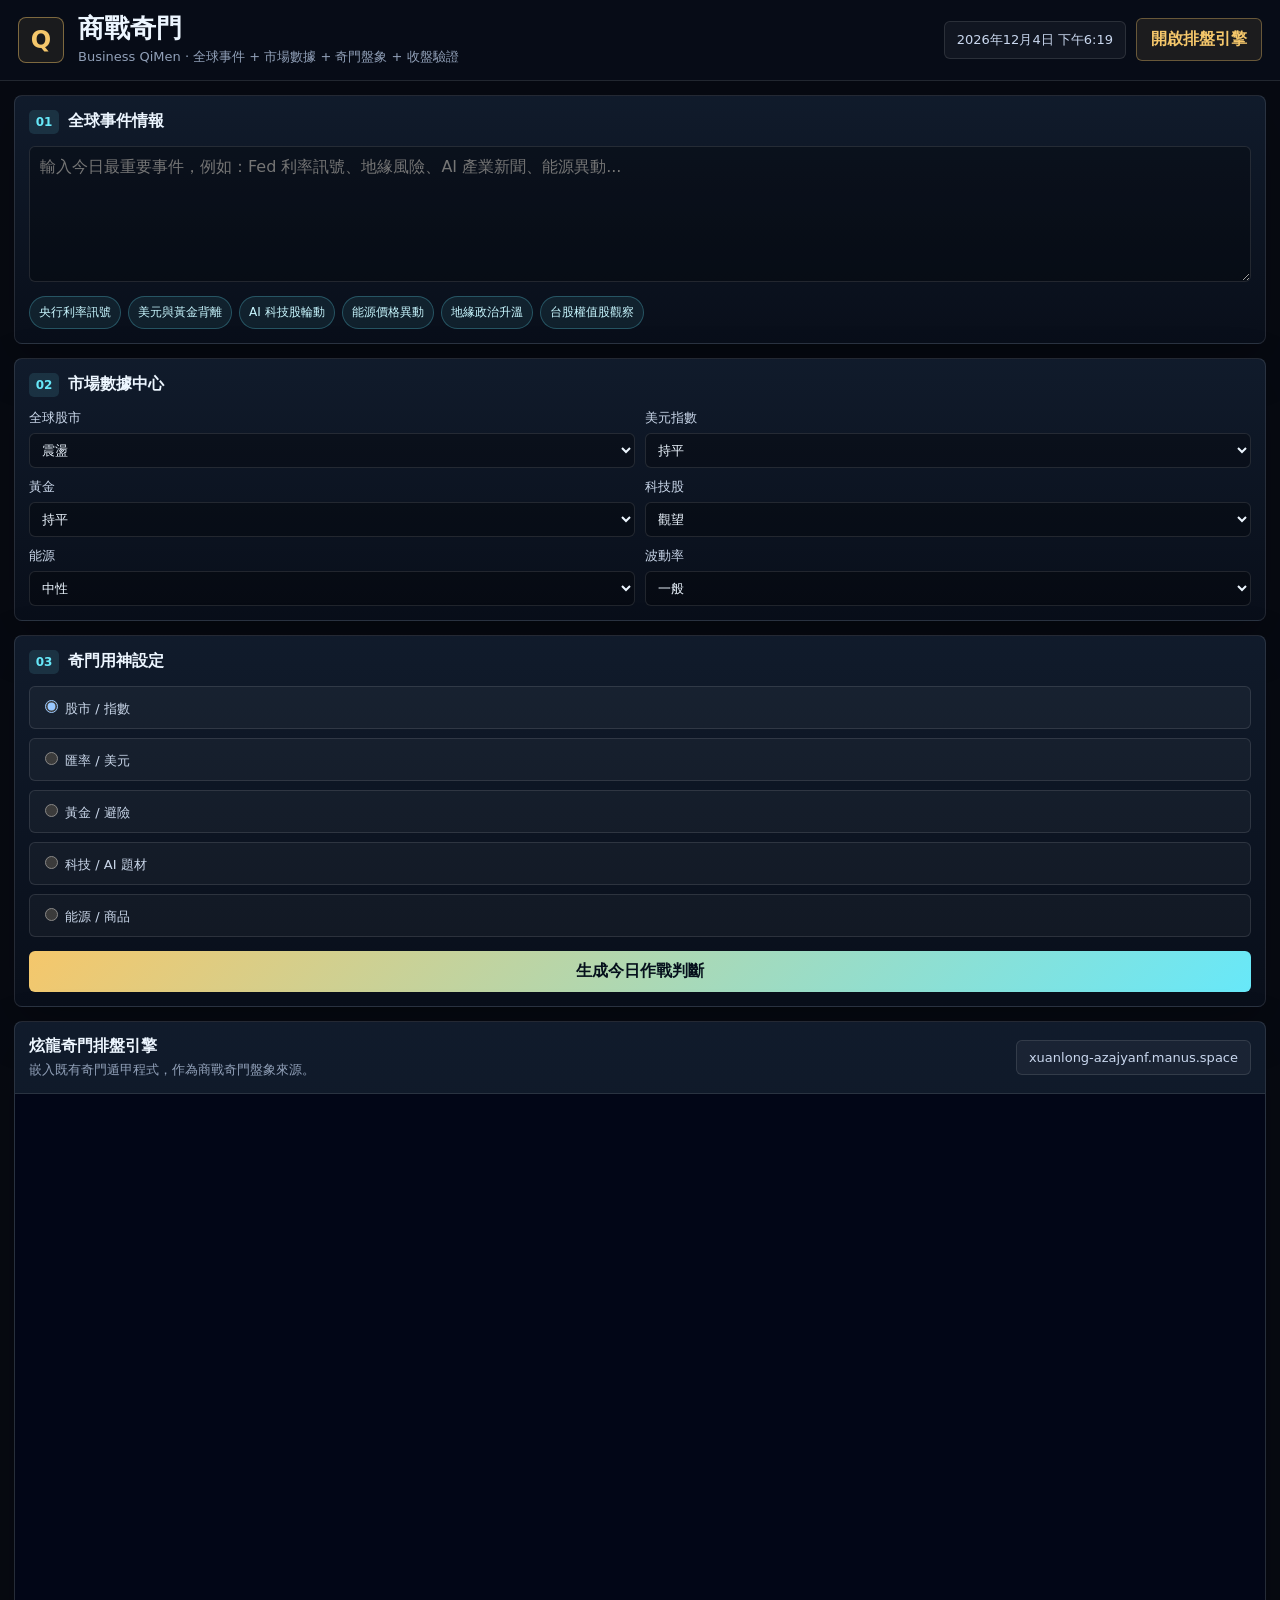
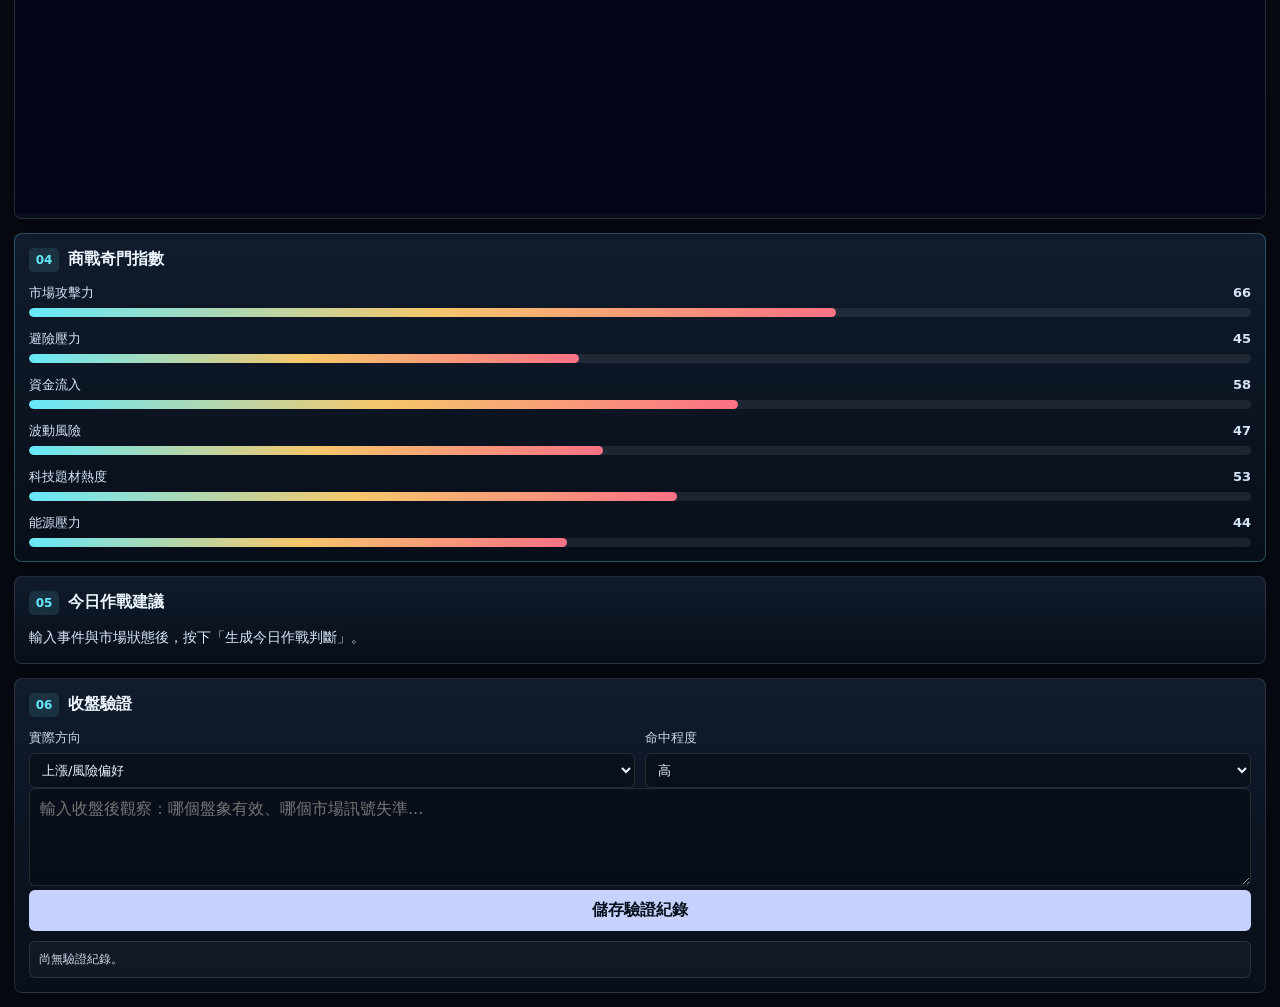
<file: business-qimen/index.html>
<!doctype html>
<html lang="zh-Hant">
  <head>
    <meta charset="utf-8" />
    <meta name="viewport" content="width=device-width, initial-scale=1" />
    <title>商戰奇門 Business QiMen</title>
    <link rel="stylesheet" href="./styles.css" />
  </head>
  <body>
    <header class="topbar">
      <div class="brand">
        <div class="brand-mark">Q</div>
        <div>
          <h1>商戰奇門</h1>
          <p>Business QiMen · 全球事件 + 市場數據 + 奇門盤象 + 收盤驗證</p>
        </div>
      </div>
      <div class="top-actions">
        <div class="status-pill" id="clock">--</div>
        <button class="ghost-btn" id="openEngine" type="button">開啟排盤引擎</button>
      </div>
    </header>

    <main class="workspace">
      <aside class="rail">
        <section class="panel">
          <div class="panel-title">
            <span>01</span>
            <h2>全球事件情報</h2>
          </div>
          <textarea id="eventInput" rows="6" placeholder="輸入今日最重要事件，例如：Fed 利率訊號、地緣風險、AI 產業新聞、能源異動..."></textarea>
          <div class="quick-row" id="eventChips"></div>
        </section>

        <section class="panel">
          <div class="panel-title">
            <span>02</span>
            <h2>市場數據中心</h2>
          </div>
          <div class="metric-grid">
            <label>全球股市<select id="equityTone"><option value="1">偏強</option><option value="0" selected>震盪</option><option value="-1">偏弱</option></select></label>
            <label>美元指數<select id="dollarTone"><option value="1">走強</option><option value="0" selected>持平</option><option value="-1">走弱</option></select></label>
            <label>黃金<select id="goldTone"><option value="1">走強</option><option value="0" selected>持平</option><option value="-1">走弱</option></select></label>
            <label>科技股<select id="techTone"><option value="1">偏強</option><option value="0" selected>觀望</option><option value="-1">偏弱</option></select></label>
            <label>能源<select id="energyTone"><option value="1">壓力升</option><option value="0" selected>中性</option><option value="-1">壓力降</option></select></label>
            <label>波動率<select id="volTone"><option value="1">升高</option><option value="0" selected>一般</option><option value="-1">降低</option></select></label>
          </div>
        </section>

        <section class="panel">
          <div class="panel-title">
            <span>03</span>
            <h2>奇門用神設定</h2>
          </div>
          <div class="mode-list">
            <label><input type="radio" name="theme" value="equity" checked /> 股市 / 指數</label>
            <label><input type="radio" name="theme" value="fx" /> 匯率 / 美元</label>
            <label><input type="radio" name="theme" value="gold" /> 黃金 / 避險</label>
            <label><input type="radio" name="theme" value="tech" /> 科技 / AI 題材</label>
            <label><input type="radio" name="theme" value="energy" /> 能源 / 商品</label>
          </div>
          <button class="primary-btn" id="generateBrief" type="button">生成今日作戰判斷</button>
        </section>
      </aside>

      <section class="engine-panel">
        <div class="engine-head">
          <div>
            <h2>炫龍奇門排盤引擎</h2>
            <p>嵌入既有奇門遁甲程式，作為商戰奇門盤象來源。</p>
          </div>
          <div class="engine-url">xuanlong-azajyanf.manus.space</div>
        </div>
        <iframe id="qimenFrame" src="https://xuanlong-azajyanf.manus.space/" title="炫龍奇門遁甲排盤引擎" allow="clipboard-write"></iframe>
      </section>

      <aside class="rail">
        <section class="panel highlight">
          <div class="panel-title">
            <span>04</span>
            <h2>商戰奇門指數</h2>
          </div>
          <div id="scoreList" class="score-list"></div>
        </section>

        <section class="panel">
          <div class="panel-title">
            <span>05</span>
            <h2>今日作戰建議</h2>
          </div>
          <div class="brief" id="briefOutput">
            <p>輸入事件與市場狀態後，按下「生成今日作戰判斷」。</p>
          </div>
        </section>

        <section class="panel">
          <div class="panel-title">
            <span>06</span>
            <h2>收盤驗證</h2>
          </div>
          <div class="verify-grid">
            <label>實際方向<select id="actualDirection"><option value="up">上漲/風險偏好</option><option value="flat">震盪</option><option value="down">下跌/避險</option></select></label>
            <label>命中程度<select id="hitLevel"><option value="2">高</option><option value="1">中</option><option value="0">低</option></select></label>
          </div>
          <textarea id="reviewNote" rows="4" placeholder="輸入收盤後觀察：哪個盤象有效、哪個市場訊號失準..."></textarea>
          <button class="secondary-btn" id="saveReview" type="button">儲存驗證紀錄</button>
          <div id="reviewHistory" class="history"></div>
        </section>
      </aside>
    </main>

    <script src="./app.js"></script>
  </body>
</html>
</file>
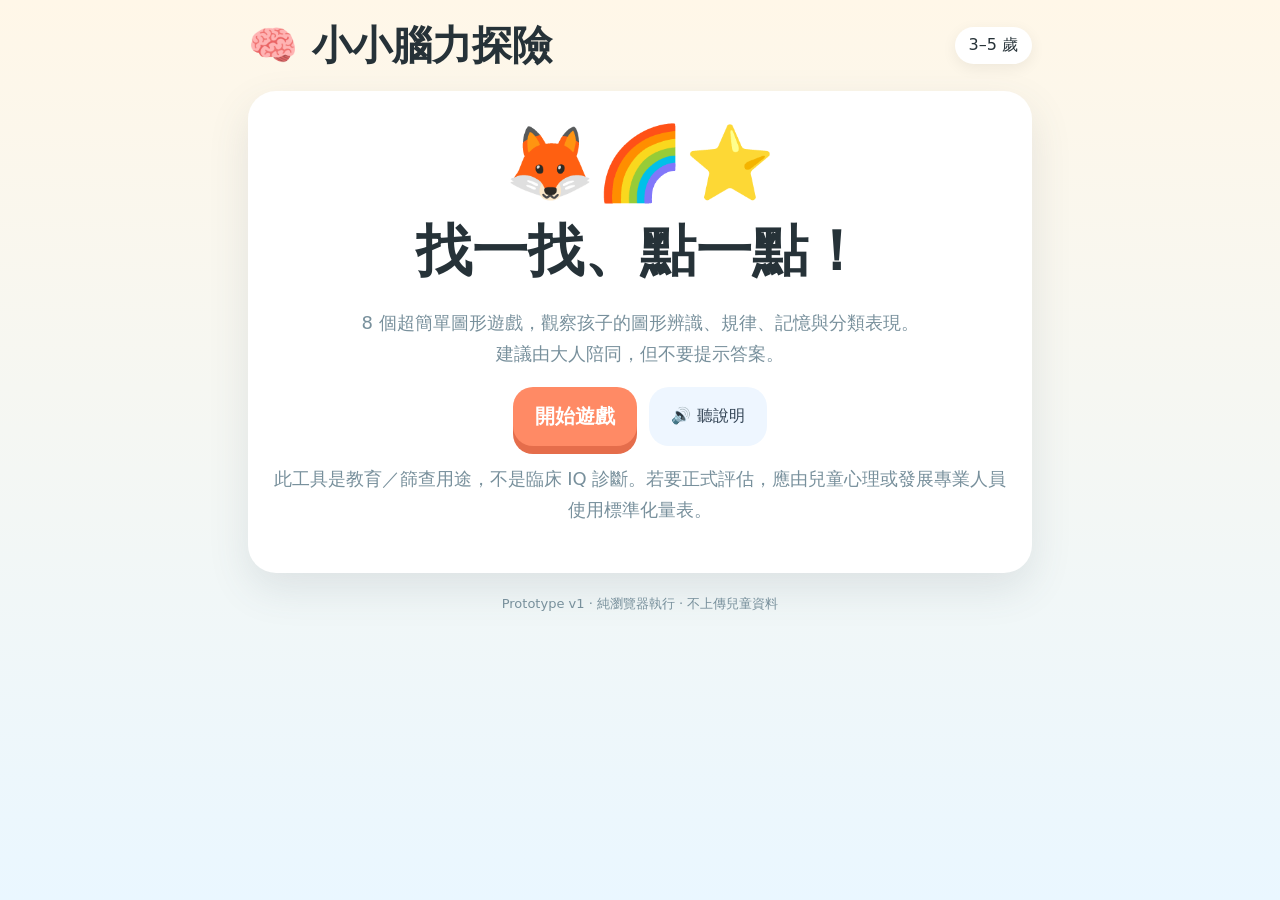
<file: kids-cognitive-test/index.html>
<!doctype html>
<html lang="zh-Hant">
<head>
<meta charset="utf-8" />
<meta name="viewport" content="width=device-width,initial-scale=1,maximum-scale=1,user-scalable=no" />
<title>小小腦力探險</title>
<meta name="theme-color" content="#ff8a65">
<meta name="mobile-web-app-capable" content="yes">
<meta name="apple-mobile-web-app-capable" content="yes">
<meta name="apple-mobile-web-app-status-bar-style" content="default">
<meta name="apple-mobile-web-app-title" content="小小腦力探險">
<link rel="manifest" href="manifest.webmanifest">
<link rel="apple-touch-icon" href="icon.svg">
<style>
:root{--bg:#fff7e8;--card:#ffffff;--ink:#263238;--accent:#ff8a65;--accent2:#64b5f6;--good:#66bb6a;--muted:#78909c}
*{box-sizing:border-box}body{margin:0;font-family:system-ui,-apple-system,"Noto Sans TC",sans-serif;background:linear-gradient(#fff7e8,#eaf7ff);color:var(--ink);min-height:100vh}
.app{width:min(100%,820px);margin:auto;padding:clamp(12px,3vw,18px);padding-left:max(clamp(12px,3vw,18px),env(safe-area-inset-left));padding-right:max(clamp(12px,3vw,18px),env(safe-area-inset-right));padding-bottom:max(18px,env(safe-area-inset-bottom))}.top{display:flex;justify-content:space-between;align-items:center;gap:12px}.brand{font-weight:900;font-size:clamp(24px,5vw,40px)}.pill{background:#fff;border-radius:999px;padding:8px 14px;box-shadow:0 4px 15px #0001}
.card{background:var(--card);border-radius:28px;padding:24px;box-shadow:0 16px 40px #455a6420;margin-top:18px}.hero{text-align:center;padding:30px 18px}.hero .emoji{font-size:72px}.hero h1{font-size:clamp(30px,7vw,56px);margin:8px}.hero p{font-size:18px;color:var(--muted);line-height:1.7}
button{font:inherit;border:0;border-radius:20px;padding:16px 22px;cursor:pointer;min-height:58px}.primary{background:var(--accent);color:#fff;font-weight:900;font-size:20px;box-shadow:0 8px 0 #e56d4b}.secondary{background:#eef6ff;color:#345}.row{display:flex;gap:12px;flex-wrap:wrap;justify-content:center}.progress{height:14px;background:#edf2f4;border-radius:999px;overflow:hidden;margin:16px 0}.bar{height:100%;background:var(--accent2);width:0;transition:.3s}
.prompt{text-align:center;font-size:clamp(24px,5vw,36px);font-weight:900;margin:8px 0 20px}.choices{display:grid;grid-template-columns:repeat(2,minmax(0,1fr));gap:16px}.choice{background:#fff;border:4px solid #e8eef2;border-radius:24px;min-height:160px;display:flex;align-items:center;justify-content:center;transition:.12s}.choice:active{transform:scale(.98)}.choice svg{width:110px;height:110px}.choice .big{font-size:88px}
.feedback{text-align:center;font-size:24px;font-weight:900;min-height:36px;margin-top:12px}.hidden{display:none!important}.result-grid{display:grid;grid-template-columns:repeat(2,1fr);gap:12px}.metric{background:#f7fafc;border-radius:20px;padding:16px}.metric b{font-size:28px}.note{font-size:14px;line-height:1.6;color:#607d8b}.footer{text-align:center;color:#78909c;font-size:13px;padding:22px}
@media(max-width:560px){
  .top{align-items:flex-start}.pill{font-size:13px}
  .choices{grid-template-columns:repeat(2,minmax(0,1fr));gap:10px}
  .choice{min-height:118px;padding:10px}.choice svg{width:82px;height:82px}
  .choice .big{font-size:64px}.card{padding:14px;border-radius:22px}
  .hero{padding:22px 10px}.hero .emoji{font-size:58px}
  button{min-height:54px;padding:13px 16px}
}
@media(max-width:380px){
  .brand{font-size:22px}.choice{min-height:104px}.choice svg{width:72px;height:72px}
  .prompt{font-size:23px}.result-grid{grid-template-columns:1fr}
}
@media(min-width:900px){
  .app{max-width:1100px}.choices{grid-template-columns:repeat(4,minmax(0,1fr))}
  .choice{min-height:170px}
}
@media(orientation:landscape) and (max-height:560px){
  .hero .emoji{font-size:44px}.card{margin-top:10px}.prompt{margin-bottom:10px}
  .choice{min-height:96px}.choice svg{width:70px;height:70px}
}
</style>
</head>
<body>
<div class="app">
  <div class="top"><div class="brand">🧠 小小腦力探險</div><div class="pill" id="agePill">3–5 歲</div></div>
  <section id="start" class="card hero">
    <div class="emoji">🦊🌈⭐</div><h1>找一找、點一點！</h1>
    <p>8 個超簡單圖形遊戲，觀察孩子的圖形辨識、規律、記憶與分類表現。<br>建議由大人陪同，但不要提示答案。</p>
    <div class="row">
      <button class="primary" onclick="begin()">開始遊戲</button>
      <button class="secondary" onclick="speak('準備好了嗎？找一找，點一點！')">🔊 聽說明</button>
      <button class="secondary hidden" id="installBtn">📲 安裝到裝置</button>
    </div>
    <p class="note">此工具是教育／篩查用途，不是臨床 IQ 診斷。若要正式評估，應由兒童心理或發展專業人員使用標準化量表。</p>
  </section>

  <section id="game" class="card hidden">
    <div class="progress"><div class="bar" id="bar"></div></div>
    <div class="prompt" id="prompt"></div>
    <div class="choices" id="choices"></div>
    <div class="feedback" id="feedback"></div>
    <div class="row"><button class="secondary" onclick="speak(document.getElementById('prompt').innerText)">🔊 再聽一次</button></div>
  </section>

  <section id="result" class="card hidden">
    <div class="hero"><div class="emoji">🏆🧸</div><h1>完成了！</h1><p>以下是這次遊戲的表現摘要。</p></div>
    <div class="result-grid" id="metrics"></div>
    <div class="card" style="box-shadow:none;background:#fff9e6"><b>給家長的解讀</b><p id="interpretation"></p><p class="note">請把結果當作一次遊戲觀察，不要單獨用它判定孩子的「智商高低」。幼兒表現會受睡眠、語言理解、情緒、熟悉度與操作能力影響。</p></div>
    <div class="row"><button class="primary" onclick="location.reload()">再玩一次</button></div>
  </section>
  <div class="footer">Prototype v1 · 純瀏覽器執行 · 不上傳兒童資料</div>
</div>
<script>
const svg={
 circle:(c='#64b5f6')=>`<svg viewBox="0 0 100 100"><circle cx="50" cy="50" r="34" fill="${c}"/></svg>`,
 square:(c='#ffb74d')=>`<svg viewBox="0 0 100 100"><rect x="18" y="18" width="64" height="64" rx="8" fill="${c}"/></svg>`,
 triangle:(c='#81c784')=>`<svg viewBox="0 0 100 100"><polygon points="50,12 88,82 12,82" fill="${c}"/></svg>`,
 star:(c='#ffd54f')=>`<svg viewBox="0 0 100 100"><polygon points="50,8 61,37 92,38 67,57 76,88 50,70 24,88 33,57 8,38 39,37" fill="${c}"/></svg>`
};
const qs=[
 {d:'辨識',p:'哪一個是圓形？',a:0,c:[svg.circle(),svg.square(),svg.triangle(),svg.star()]},
 {d:'分類',p:'哪一個跟其他的不一樣？',a:3,c:[svg.circle('#64b5f6'),svg.circle('#ff8a65'),svg.circle('#81c784'),svg.square('#64b5f6')]},
 {d:'規律',p:'藍、黃、藍、黃，下一個是？',a:0,c:[svg.circle('#64b5f6'),svg.circle('#ffd54f'),svg.square('#64b5f6'),svg.triangle('#ffd54f')]},
 {d:'大小',p:'哪一個最大？',a:2,c:[`<div class="big" style="font-size:46px">●</div>`,`<div class="big" style="font-size:64px">●</div>`,`<div class="big" style="font-size:96px">●</div>`,`<div class="big" style="font-size:34px">●</div>`]},
 {d:'配對',p:'找出一樣的星星。',a:1,c:[svg.triangle(),svg.star(),svg.square(),svg.circle()]},
 {d:'方向',p:'哪一個箭頭往上？',a:2,c:['<div class="big">➡️</div>','<div class="big">⬇️</div>','<div class="big">⬆️</div>','<div class="big">⬅️</div>']},
 {d:'數量',p:'哪一格有 3 個圓？',a:1,c:['<div class="big">●●</div>','<div class="big" style="font-size:52px">●●●</div>','<div class="big" style="font-size:44px">●●●●</div>','<div class="big">●</div>']},
 {d:'規律',p:'圓、方、圓、方，下一個是？',a:0,c:[svg.circle(),svg.square(),svg.triangle(),svg.star()]}
];
let i=0,score=0,byDomain={},locked=false,t0=0,totalMs=0;
function begin(){document.getElementById('start').classList.add('hidden');document.getElementById('game').classList.remove('hidden');render();}
function render(){locked=false;t0=Date.now();const q=qs[i];document.getElementById('bar').style.width=((i)/qs.length*100)+'%';document.getElementById('prompt').innerText=q.p;document.getElementById('feedback').innerText='';const box=document.getElementById('choices');box.innerHTML='';q.c.forEach((x,n)=>{const b=document.createElement('button');b.className='choice';b.innerHTML=x;b.setAttribute('aria-label','選項 '+(n+1));b.onclick=()=>answer(n,b);box.appendChild(b)});}
function answer(n,b){if(locked)return;locked=true;const q=qs[i];const ok=n===q.a;totalMs+=Date.now()-t0;byDomain[q.d]=byDomain[q.d]||{right:0,total:0};byDomain[q.d].total++;if(ok){score++;byDomain[q.d].right++;document.getElementById('feedback').innerText='答對了！⭐';b.style.borderColor='#66bb6a'}else{document.getElementById('feedback').innerText='很好，我們看下一題 🌈';b.style.borderColor='#ffcc80'}setTimeout(()=>{i++;i<qs.length?render():finish()},700)}
function finish(){document.getElementById('bar').style.width='100%';document.getElementById('game').classList.add('hidden');document.getElementById('result').classList.remove('hidden');let html=`<div class="metric"><div>整體答對</div><b>${score}/${qs.length}</b></div><div class="metric"><div>平均反應</div><b>${(totalMs/qs.length/1000).toFixed(1)} 秒</b></div>`;Object.entries(byDomain).forEach(([k,v])=>html+=`<div class="metric"><div>${k}</div><b>${v.right}/${v.total}</b></div>`);document.getElementById('metrics').innerHTML=html;let text=score>=7?'這次在簡單圖形辨識與規律任務中表現穩定。可以逐步增加記憶與規則變化。':score>=4?'目前能完成部分圖形任務。建議以遊戲方式重複練習，並觀察不同日子的穩定度。':'這次可能受到疲累、陌生、語言理解或操作方式影響。建議改天在放鬆狀態再玩一次，不要依一次結果下結論。';document.getElementById('interpretation').innerText=text;}
function speak(t){if(!('speechSynthesis' in window))return;const u=new SpeechSynthesisUtterance(t);u.lang='zh-TW';u.rate=.85;speechSynthesis.cancel();speechSynthesis.speak(u)}

let deferredInstallPrompt=null;
window.addEventListener('beforeinstallprompt',(e)=>{
  e.preventDefault();
  deferredInstallPrompt=e;
  document.getElementById('installBtn')?.classList.remove('hidden');
});
document.getElementById('installBtn')?.addEventListener('click',async()=>{
  if(!deferredInstallPrompt)return;
  deferredInstallPrompt.prompt();
  await deferredInstallPrompt.userChoice;
  deferredInstallPrompt=null;
  document.getElementById('installBtn')?.classList.add('hidden');
});
window.addEventListener('appinstalled',()=>{
  document.getElementById('installBtn')?.classList.add('hidden');
});
if('serviceWorker' in navigator){
  window.addEventListener('load',()=>navigator.serviceWorker.register('./sw.js'));
}
</script>
</body></html>
</file>
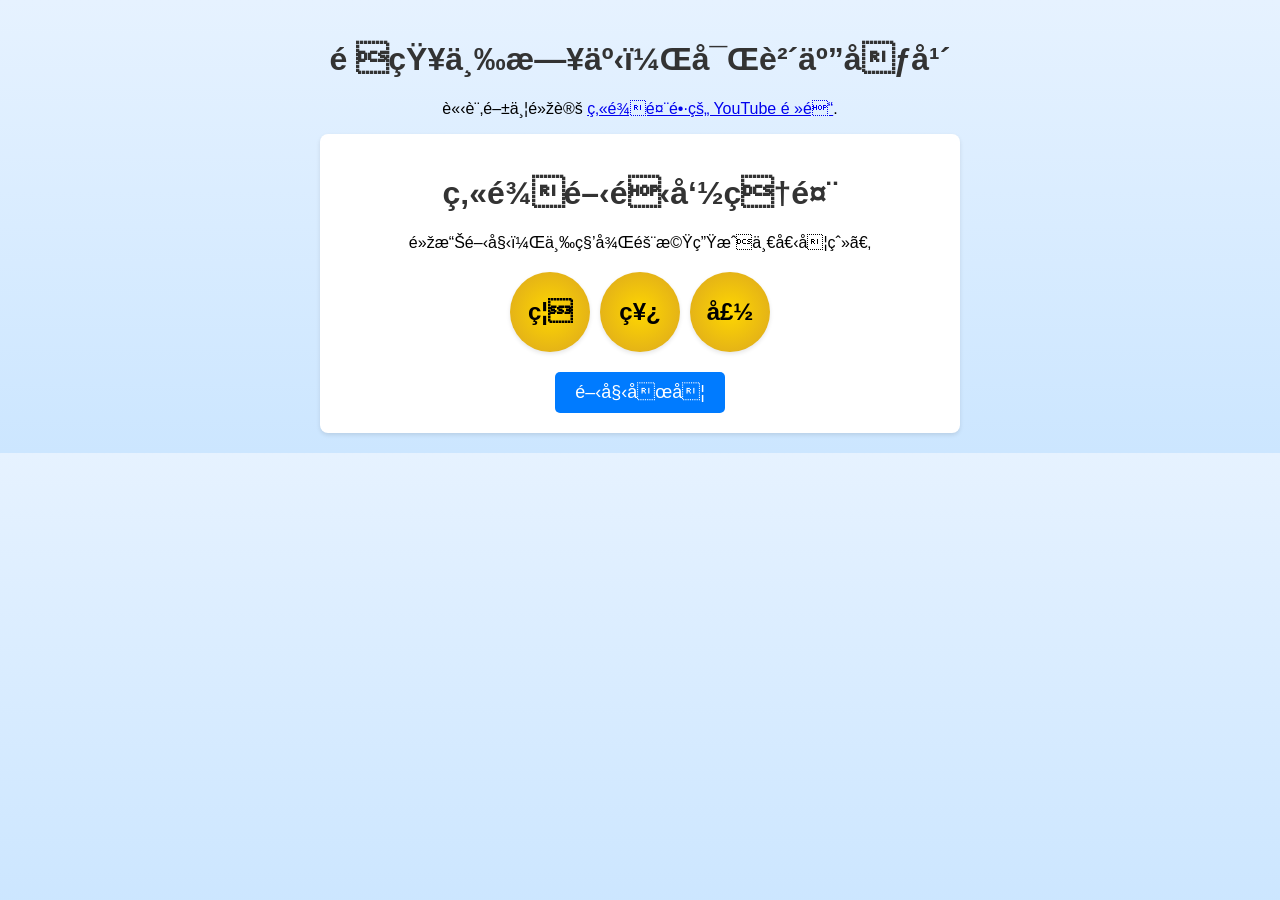
<file: 64gwa.html>
<!DOCTYPE html>
<html>
<head>
<title>我的第一個HTML程式</title>
</head>
<body>

<h1>預知三日事，富貴五千年</h1>

<p>請訂閱並點讚 <a href="https://www.youtube.com/@jotenmaster" target="_blank">炫龍館長的 YouTube 頻道</a>.</p>

</body>
</html>
<style>
    body {
        background: linear-gradient(to bottom, #e6f2ff, #cce6ff); /* 從上到下漸變 */
        /* 或其他漸變方向，例如：to right, to bottom right 等 */
    }

<!DOCTYPE html>
<html lang="zh-Hant">
<head>
    <meta charset="UTF-8">
    <meta name="viewport" content="width=device-width, initial-scale=1.0">
    <title>炫龍開運命理館</title>
    <style>
        /* ... (保留原有樣式) ... */

        body {
            font-family: "Noto Sans TC", "Microsoft JhengHei", Arial, sans-serif; /* 使用更現代的字體 */
            background-color: #f0f0f0; /* 調整背景顏色 */
        }

        .container {
            max-width: 80%; /* 改為響應式寬度 */
            box-shadow: 0 4px 8px rgba(0, 0, 0, 0.2); /* 更明顯的陰影 */
        }

        h1 {
            font-size: 2em;
        }

        .coin {
            background: radial-gradient(circle, #ffd700, #daa520); /* 使用漸層金色 */
            font-size: 3em; /* 加大字體 */
        }

        .coin:hover {
            transform: scale(1.2) rotate(360deg); /* 新增旋轉動畫 */
        }

        .generate-btn {
            background-color: #4CAF50; /* 調整按鈕顏色 */
            font-size: 1.2em;
            padding: 15px 30px;
        }

        .generate-btn:hover {
            background-color: #45a049; /* 按鈕懸浮顏色 */
        }

        .result-box {
            font-size: 1.2em; /* 加大結果文字 */
        }
    </style>
</head>
<body>
    <!-- ... (其餘程式碼不變) ... -->
</body>
</html>
<!DOCTYPE html>
<html lang="zh-Hant">
<head>
    <meta charset="UTF-8">
    <meta name="viewport" content="width=device-width, initial-scale=1.0">
    <title>六十四卦抽簽</title>
    <style>
        body {
            font-family: "Microsoft JhengHei", Arial, sans-serif;
            margin: 0;
            padding: 20px;
            text-align: center;
            background-color: #f5f5f5;
        }

        .container {
            max-width: 600px;
            margin: 0 auto;
            background-color: white;
            padding: 20px;
            border-radius: 8px;
            box-shadow: 0 2px 4px rgba(0, 0, 0, 0.1);
        }

        h1 {
            color: #333;
        }

        .coins {
            display: flex;
            justify-content: center;
            gap: 10px;
            margin: 20px 0;
        }

        .coin {
            width: 80px;
            height: 80px;
            background-color: gold;
            border-radius: 50%;
            display: flex;
            align-items: center;
            justify-content: center;
            font-size: 24px;
            font-weight: bold;
            cursor: pointer;
            box-shadow: 0 2px 4px rgba(0, 0, 0, 0.1);
            transition: transform 0.2s ease;
        }

        .coin:hover {
            transform: scale(1.1);
        }

        .result {
            margin-top: 30px;
            font-size: 20px;
        }

        .generate-btn {
            padding: 10px 20px;
            background-color: #007bff;
            color: white;
            border: none;
            border-radius: 5px;
            font-size: 18px;
            cursor: pointer;
            transition: background-color 0.3s;
        }

        .generate-btn:hover {
            background-color: #0056b3;
        }

        .result-box {
            margin-top: 20px;
            background-color: #f9f9f9;
            padding: 20px;
            border-radius: 8px;
            box-shadow: 0 2px 4px rgba(0, 0, 0, 0.1);
        }

        .hidden {
            display: none;
        }
    </style>
</head>
<body>
    <div class="container">
        <h1>炫龍開運命理館</h1>
        <p>點擊開始，三秒後隨機生成一個卦爻。</p>

        <!-- 三枚五帝錢 -->
        <div class="coins">
            <div class="coin">福</div>
            <div class="coin">祿</div>
            <div class="coin">壽</div>
        </div>

        <!-- 啟動按鈕 -->
        <button class="generate-btn" id="startButton">開始卜卦</button>

        <!-- 抽簽結果 -->
        <div class="result-box hidden" id="resultBox">
            <p class="result" id="resultText">卦爻結果出現中...</p>
        </div>
    </div>

    <script>
        const guaData = [
            { name: "乾", symbol: "☰☰", meaning: "天行健，君子以自強不息" },
    { name: "坤", symbol: "☷☷", meaning: "地勢坤，君子以厚德載物" },
    { name: "屯", symbol: "☳☵", meaning: "雲雷屯，君子以經綸" },
    { name: "蒙", symbol: "☵☶", meaning: "山下有泉，蒙以養正，聖人以此教育" },
    { name: "需", symbol: "☰☵", meaning: "天降水，君子以飲食宴樂，以務安心" },
    { name: "訟", symbol: "☵☰", meaning: "天與水違，君子以作事謀始" },
    { name: "師", symbol: "☷☵", meaning: "地中有水，君子以容民畜眾" },
    { name: "比", symbol: "☷☷", meaning: "比之以誠，君子以進取結合" },
    { name: "小畜", symbol: "☰☴", meaning: "風行天上，君子以懿文德" },
    { name: "履", symbol: "☰☱", meaning: "履虎尾，不咥人，君子以辨上下" },
    { name: "泰", symbol: "☷☰", meaning: "天地交泰，君子以通其德" },
    { name: "否", symbol: "☰☷", meaning: "天地不交，君子以戒慎小事" },
    { name: "同人", symbol: "☰☲", meaning: "火在天上，君子以行類集群" },
    { name: "大有", symbol: "☰☷", meaning: "火在天上，君子以文明德行" },
    { name: "謙", symbol: "☷☶", meaning: "山中有水，謙以自守，君子以辭讓" },
    { name: "豫", symbol: "☷☱", meaning: "雷出於地，群眾和樂，君子以公告慎行" },
    { name: "隨", symbol: "☱☷", meaning: "澤中有雷，君子以時行選擇" },
    { name: "蠱", symbol: "☷☴", meaning: "風行山上，先破後立，君子以果斷攘除" },
    { name: "臨", symbol: "☷☱", meaning: "澤上有地，君子以教養育人" },
    { name: "觀", symbol: "☴☷", meaning: "風行地上，君子以觀民風俗，以宣德教化" },
    { name: "噬嗑", symbol: "☲☷", meaning: "火雷噬嗑，剛柔相繼，取正以通物" },
    { name: "賁", symbol: "☱☲", meaning: "地下有火，文明以飾，君子以藻德修行" },
    { name: "剝", symbol: "☷☶", meaning: "山附於地，道漸剝落，君子以守險自省" },
    { name: "復", symbol: "☶☷", meaning: "雷起於地，周而復始，君子以反覆自省" },
    { name: "無妄", symbol: "☰☳", meaning: "天雷無妄，正道坦誠，君子以克己立行" },
    { name: "大畜", symbol: "☶☰", meaning: "山上有天，大畜剛柔，君子以不怠進德修行" },
    { name: "頤", symbol: "☶☷", meaning: "山中有水，慎言聖食，君子以養口德" },
    { name: "大過", symbol: "☴☷", meaning: "澤上行風，大過勢危，君子當慎防災難" },
    { name: "坎", symbol: "☵☵", meaning: "水流坎坷，勇進克難，君子以正道固志" },
    { name: "離", symbol: "☲☲", meaning: "光明正大，火炎而上，君子以明智行事" },
    { name: "咸", symbol: "☱☶", meaning: "山上有澤，感應萬物，君子以慎告誠信" },
    { name: "恆", symbol: "☴☵", meaning: "風行山下，守正不移，君子以安寧久長" },
    { name: "遯", symbol: "☶☰", meaning: "山上有天，道險宜退，君子退避自守" },
    { name: "大壯", symbol: "☵☰", meaning: "雷震於天，道勢壯盛，君子以剛健行德" },
    { name: "晉", symbol: "☲☷", meaning: "火升於地，君子進德，燦然顯現" },
    { name: "明夷", symbol: "☷☲", meaning: "光明隱伏，臨危不亂，君子以隱晦自持" },
    { name: "家人", symbol: "☲☶", meaning: "風火相應，家中有治，君子以修己起家" },
    { name: "睽", symbol: "☱☲", meaning: "火澤相離，君子當審時度勢" },
    { name: "損", symbol: "☰☲", meaning: "山下有澤，損之益孰，君子用謙克守正" },
    { name: "益", symbol: "☴☷", meaning: "風下於地，施德惠物，君子以積福報德" },
    { name: "夬", symbol: "☰☴", meaning: "天道威震，下令剛決，君子應果斷行正" },
    { name: "姤", symbol: "☰☴", meaning: "天道相聚，陰陽相會，君子以審慎觀變" },
    { name: "萃", symbol: "☱☷", meaning: "澤於地上，群聚而生，君子以和聚萬物" },
    { name: "升", symbol: "☴☷", meaning: "地上有風，君子以積極進取，志在高遠" },
    { name: "困", symbol: "☷☵", meaning: "澤無水源，施諸勞動，君子以勤勉克困" },
    { name: "井", symbol: "☶☶", meaning: "木有井水，君子當取安以居" },
    { name: "革", symbol: "☲☱", meaning: "澤火更替，君子當改革創造" },
    { name: "鼎", symbol: "☲☱", meaning: "水火相生，君子致力文明發展" },
    { name: "震", symbol: "☳☳", meaning: "雷興威震，君子當奮發勵志" },
    { name: "艮", symbol: "☶☶", meaning: "止而不動，君子當堅守固執" },
    { name: "漸", symbol: "☴☷", meaning: "風行山下，循序漸進，君子以堅韌持久" },
    { name: "歸妹", symbol: "☲☴", meaning: "性色合宜，歸於正道，君子當以婚姻正德" },
    { name: "豐", symbol: "☲☳", meaning: "雷火相興，德行光大，君子以盛德處中" },
    { name: "旅", symbol: "☷☲", meaning: "火於山上，處異鄉時須謹慎行事" },
    { name: "巽", symbol: "☴☴", meaning: "風行其道，君子以謙順而行" },
    { name: "兌", symbol: "☱☱", meaning: "澤到柔順，君子以喜悅施德" },
    { name: "渙", symbol: "☱☵", meaning: "風散於前，君子當散德於百姓" },
    { name: "節", symbol: "☵☱", meaning: "水澤相交，君子應以節制自律" },
    { name: "中孚", symbol: "☴☱", meaning: "風在澤上，信德通達" },
    { name: "小過", symbol: "☶☴", meaning: "雷風相交，君子當小心謹慎" },
    { name: "既濟", symbol: "☵☲", meaning: "水火成功既濟，君子當守正不懈" },
    { name: "未濟", symbol: "☲☵", meaning: "火在水上尚未完成，君子當積極求善" }
        ];

        const startButton = document.getElementById("startButton");
        const resultBox = document.getElementById("resultBox");
        const resultText = document.getElementById("resultText");

        startButton.addEventListener("click", () => {
            resultBox.classList.remove("hidden");
            resultText.textContent = "抽簽中，請稍候...";
            setTimeout(() => {
                const randomIndex = Math.floor(Math.random() * guaData.length);
                const selectedGua = guaData[randomIndex];
                resultText.innerHTML = `
                    恭喜！抽到了卦爻：<br>
                    <strong>${selectedGua.name}卦</strong>（${selectedGua.symbol}）<br>
                    <em>${selectedGua.meaning}</em>
                `;
            }, 3000);
        });
    </script>
</body>
</html>
</file>
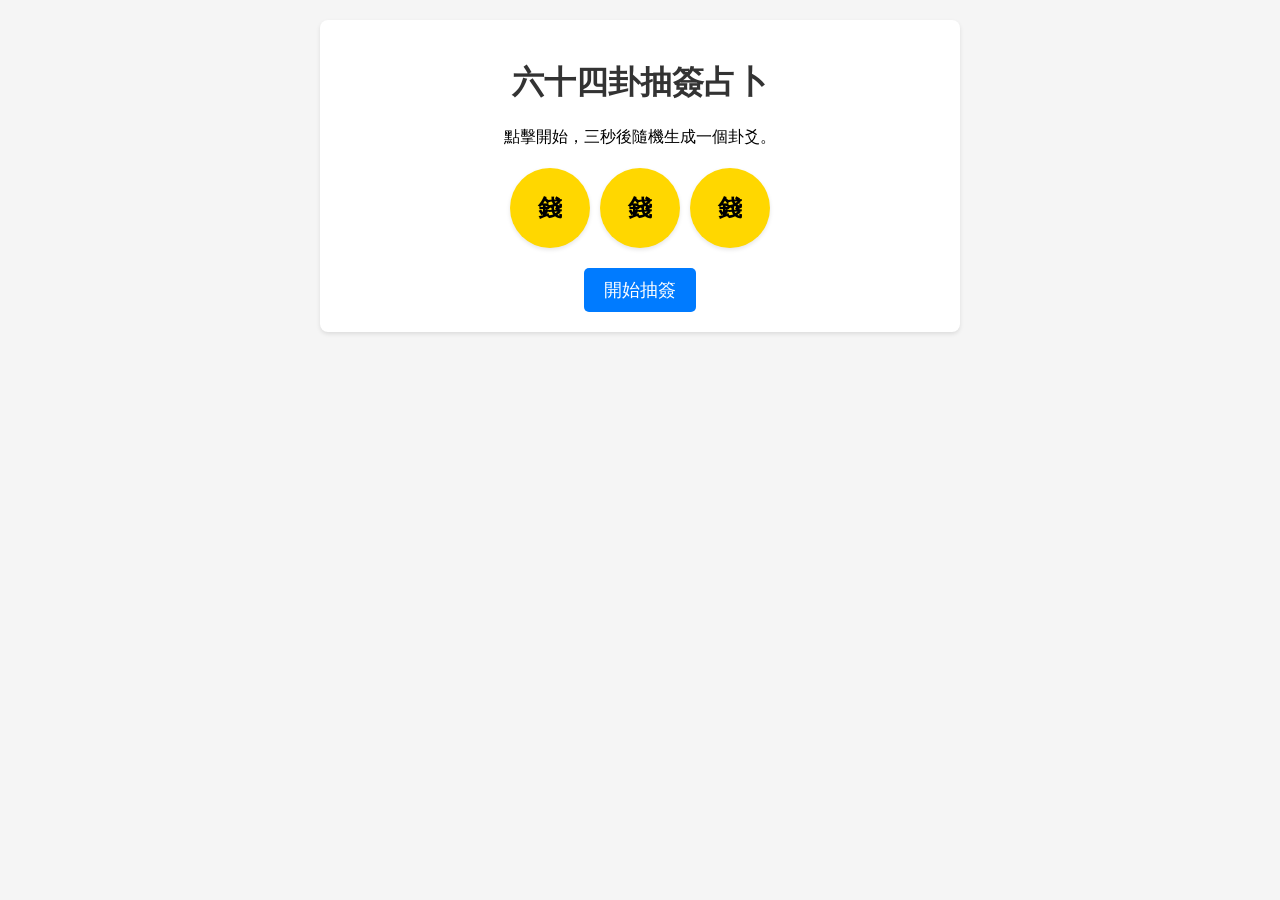
<file: gua_draw.html>
<!DOCTYPE html>
<html lang="zh-Hant">
<head>
    <meta charset="UTF-8">
    <meta name="viewport" content="width=device-width, initial-scale=1.0">
    <title>六十四卦抽簽</title>
    <style>
        body {
            font-family: "Microsoft JhengHei", Arial, sans-serif;
            margin: 0;
            padding: 20px;
            text-align: center;
            background-color: #f5f5f5;
        }

        .container {
            max-width: 600px;
            margin: 0 auto;
            background-color: white;
            padding: 20px;
            border-radius: 8px;
            box-shadow: 0 2px 4px rgba(0, 0, 0, 0.1);
        }

        h1 {
            color: #333;
        }

        .coins {
            display: flex;
            justify-content: center;
            gap: 10px;
            margin: 20px 0;
        }

        .coin {
            width: 80px;
            height: 80px;
            background-color: gold;
            border-radius: 50%;
            display: flex;
            align-items: center;
            justify-content: center;
            font-size: 24px;
            font-weight: bold;
            cursor: pointer;
            box-shadow: 0 2px 4px rgba(0, 0, 0, 0.1);
            transition: transform 0.2s ease;
        }

        .coin:hover {
            transform: scale(1.1);
        }

        .result {
            margin-top: 30px;
            font-size: 20px;
        }

        .generate-btn {
            padding: 10px 20px;
            background-color: #007bff;
            color: white;
            border: none;
            border-radius: 5px;
            font-size: 18px;
            cursor: pointer;
            transition: background-color 0.3s;
        }

        .generate-btn:hover {
            background-color: #0056b3;
        }

        .result-box {
            margin-top: 20px;
            background-color: #f9f9f9;
            padding: 20px;
            border-radius: 8px;
            box-shadow: 0 2px 4px rgba(0, 0, 0, 0.1);
        }

        .hidden {
            display: none;
        }
    </style>
</head>
<body>
    <div class="container">
        <h1>六十四卦抽簽占卜</h1>
        <p>點擊開始，三秒後隨機生成一個卦爻。</p>

        <!-- 三枚五帝錢 -->
        <div class="coins">
            <div class="coin">錢</div>
            <div class="coin">錢</div>
            <div class="coin">錢</div>
        </div>

        <!-- 啟動按鈕 -->
        <button class="generate-btn" id="startButton">開始抽簽</button>

        <!-- 抽簽結果 -->
        <div class="result-box hidden" id="resultBox">
            <p class="result" id="resultText">卦爻結果出現中...</p>
        </div>
    </div>

    <script>
        const guaData = [
            { name: "乾", symbol: "☰", meaning: "天行健，君子以自強不息" },
            { name: "坤", symbol: "☷", meaning: "地勢坤，君子以厚德載物" },
            { name: "屯", symbol: "☳☵", meaning: "雲雷屯，君子以經綸" },
            { name: "蒙", symbol: "☵☶", meaning: "山下有泉，蒙以養正，聖人以此教育" },
            { name: "需", symbol: "☶☵", meaning: "天降水，君子以飲食宴樂，以務安心" },
            { name: "訟", symbol: "☵☰", meaning: "天與水違，君子以作事謀始" },
        ];

        const startButton = document.getElementById("startButton");
        const resultBox = document.getElementById("resultBox");
        const resultText = document.getElementById("resultText");

        startButton.addEventListener("click", () => {
            resultBox.classList.remove("hidden");
            resultText.textContent = "抽簽中，請稍候...";
            setTimeout(() => {
                const randomIndex = Math.floor(Math.random() * guaData.length);
                const selectedGua = guaData[randomIndex];
                resultText.innerHTML = `
                    恭喜！抽到了卦爻：<br>
                    <strong>${selectedGua.name}卦</strong>（${selectedGua.symbol}）<br>
                    <em>${selectedGua.meaning}</em>
                `;
            }, 3000);
        });
    </script>
</body>
</html>
</file>
<file: business-qimen/styles.css>
:root {
  color-scheme: dark;
  --bg: #070a12;
  --panel: #0d1422;
  --panel-2: #111c2d;
  --line: rgba(255, 255, 255, 0.11);
  --text: #edf6ff;
  --muted: #91a0b8;
  --cyan: #67e8f9;
  --gold: #f5c76b;
  --green: #70e3a1;
  --red: #fb7185;
  --blue: #93c5fd;
}

* {
  box-sizing: border-box;
}

body {
  margin: 0;
  background: var(--bg);
  color: var(--text);
  font-family: "Microsoft JhengHei", "Noto Sans TC", system-ui, sans-serif;
}

button,
textarea,
select {
  font: inherit;
}

.topbar {
  display: flex;
  align-items: center;
  justify-content: space-between;
  gap: 16px;
  min-height: 74px;
  padding: 14px 18px;
  border-bottom: 1px solid var(--line);
  background: rgba(8, 13, 24, 0.96);
  position: sticky;
  top: 0;
  z-index: 10;
}

.brand {
  display: flex;
  align-items: center;
  gap: 14px;
}

.brand-mark {
  width: 46px;
  height: 46px;
  display: grid;
  place-items: center;
  border: 1px solid rgba(245, 199, 107, 0.45);
  border-radius: 8px;
  color: var(--gold);
  font-size: 24px;
  font-weight: 800;
  background: rgba(245, 199, 107, 0.08);
}

h1,
h2,
p {
  margin: 0;
}

h1 {
  font-size: 26px;
  line-height: 1.15;
}

.brand p,
.engine-head p {
  color: var(--muted);
  margin-top: 4px;
  font-size: 13px;
}

.top-actions {
  display: flex;
  align-items: center;
  gap: 10px;
  flex-wrap: wrap;
}

.status-pill,
.engine-url {
  border: 1px solid var(--line);
  background: rgba(255, 255, 255, 0.045);
  border-radius: 6px;
  padding: 9px 12px;
  color: #c9d7ee;
  font-size: 13px;
}

.ghost-btn,
.primary-btn,
.secondary-btn {
  border: 0;
  border-radius: 6px;
  padding: 10px 14px;
  color: #06101c;
  font-weight: 700;
}

.ghost-btn {
  color: var(--gold);
  border: 1px solid rgba(245, 199, 107, 0.35);
  background: rgba(245, 199, 107, 0.09);
}

.primary-btn {
  width: 100%;
  background: linear-gradient(135deg, var(--gold), var(--cyan));
}

.secondary-btn {
  width: 100%;
  background: #c7d2fe;
}

.workspace {
  display: grid;
  grid-template-columns: 360px minmax(520px, 1fr) 360px;
  gap: 14px;
  padding: 14px;
  max-width: 1840px;
  margin: 0 auto;
}

.rail {
  display: flex;
  flex-direction: column;
  gap: 14px;
}

.panel,
.engine-panel {
  border: 1px solid var(--line);
  background: linear-gradient(180deg, rgba(17, 28, 45, 0.96), rgba(9, 15, 27, 0.96));
  border-radius: 8px;
  box-shadow: 0 18px 50px rgba(0, 0, 0, 0.24);
}

.panel {
  padding: 14px;
}

.highlight {
  border-color: rgba(103, 232, 249, 0.28);
}

.panel-title {
  display: flex;
  align-items: center;
  gap: 9px;
  margin-bottom: 12px;
}

.panel-title span {
  width: 30px;
  height: 24px;
  display: grid;
  place-items: center;
  border-radius: 5px;
  background: rgba(103, 232, 249, 0.12);
  color: var(--cyan);
  font-size: 12px;
  font-weight: 800;
}

.panel-title h2,
.engine-head h2 {
  font-size: 16px;
}

textarea,
select {
  width: 100%;
  border: 1px solid var(--line);
  border-radius: 6px;
  background: rgba(0, 0, 0, 0.28);
  color: var(--text);
}

textarea {
  resize: vertical;
  padding: 10px;
  min-height: 92px;
}

select {
  margin-top: 6px;
  padding: 8px;
}

.quick-row {
  display: flex;
  flex-wrap: wrap;
  gap: 7px;
  margin-top: 10px;
}

.chip {
  border: 1px solid rgba(103, 232, 249, 0.26);
  background: rgba(103, 232, 249, 0.08);
  color: #c8f7ff;
  border-radius: 999px;
  padding: 7px 9px;
  font-size: 12px;
}

.metric-grid,
.verify-grid {
  display: grid;
  grid-template-columns: 1fr 1fr;
  gap: 10px;
}

label {
  color: #cad7ea;
  font-size: 13px;
}

.mode-list {
  display: grid;
  gap: 9px;
  margin-bottom: 14px;
}

.mode-list label {
  border: 1px solid var(--line);
  border-radius: 6px;
  padding: 10px;
  background: rgba(255, 255, 255, 0.035);
}

.engine-panel {
  min-height: 780px;
  overflow: hidden;
}

.engine-head {
  display: flex;
  align-items: center;
  justify-content: space-between;
  gap: 12px;
  padding: 14px;
  border-bottom: 1px solid var(--line);
}

iframe {
  width: 100%;
  height: 720px;
  border: 0;
  background: #020617;
}

.score-list {
  display: grid;
  gap: 13px;
}

.score-row {
  display: grid;
  gap: 6px;
}

.score-meta {
  display: flex;
  align-items: center;
  justify-content: space-between;
  font-size: 13px;
  color: #d5e4f7;
}

.score-track {
  height: 9px;
  border-radius: 999px;
  background: rgba(255, 255, 255, 0.08);
  overflow: hidden;
}

.score-fill {
  height: 100%;
  border-radius: inherit;
  background: linear-gradient(90deg, var(--cyan), var(--gold), var(--red));
}

.brief {
  display: grid;
  gap: 10px;
  color: #dce8f8;
  font-size: 14px;
  line-height: 1.55;
}

.brief-card {
  border-left: 3px solid var(--gold);
  background: rgba(255, 255, 255, 0.04);
  border-radius: 6px;
  padding: 10px 12px;
}

.history {
  margin-top: 10px;
  display: grid;
  gap: 8px;
}

.history-item {
  border: 1px solid var(--line);
  background: rgba(255, 255, 255, 0.035);
  border-radius: 6px;
  padding: 9px;
  color: #cbd8ea;
  font-size: 12px;
  line-height: 1.45;
}

@media (max-width: 1320px) {
  .workspace {
    grid-template-columns: 1fr;
  }

  .engine-panel {
    min-height: auto;
  }
}

@media (max-width: 720px) {
  .topbar,
  .engine-head {
    align-items: flex-start;
    flex-direction: column;
  }

  .metric-grid,
  .verify-grid {
    grid-template-columns: 1fr;
  }

  iframe {
    height: 620px;
  }
}
</file>
